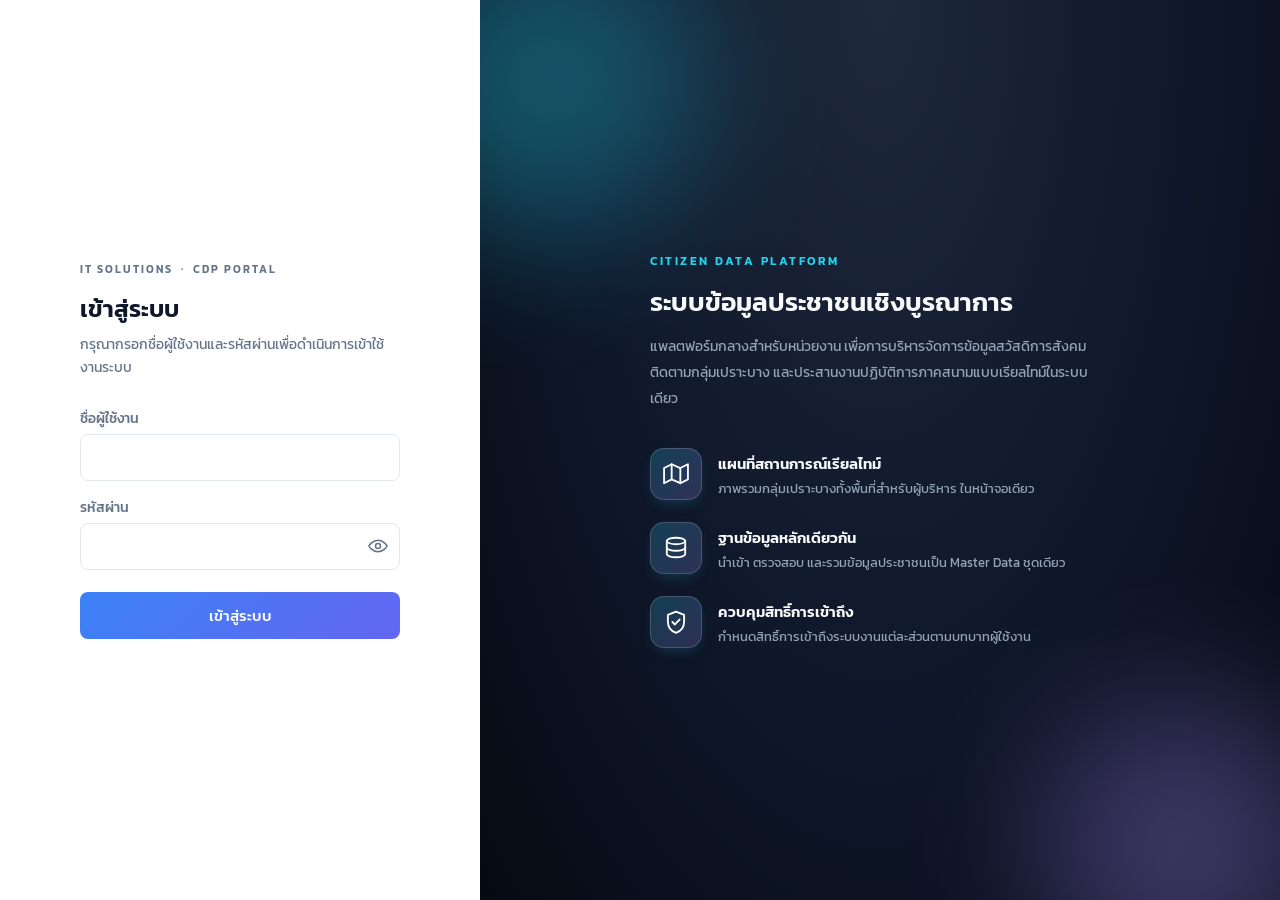
<file: index.html>
<!DOCTYPE html>
<html lang="th">
<head>
    <meta charset="UTF-8">
    <link rel="icon" type="image/svg+xml" href="assets/images/favicon.svg">
    <meta name="viewport" content="width=device-width, initial-scale=1.0">
    <title>CDP Portal - เข้าสู่ระบบ</title>
    <link href="https://fonts.googleapis.com/css2?family=Kanit:wght@300;400;500;600&display=swap" rel="stylesheet">
    <link rel="stylesheet" href="assets/theme.css">
    <style>
        :root {
            --primary: #0F172A;
            --accent: #3B82F6;
            --danger: #EF4444;
            --success: #10B981;
            --bg-body: #F1F5F9;
            --surface: #FFFFFF;
            --text-main: #1E293B;
            --text-muted: #64748B;
            --border: #E2E8F0;
            --radius: 12px;
            --shadow: 0 10px 15px -3px rgba(0,0,0,0.1), 0 4px 6px -2px rgba(0,0,0,0.05);
        }
        * { box-sizing: border-box; margin: 0; padding: 0; font-family: 'Kanit', sans-serif; }
        body { background-color: var(--bg-body); color: var(--text-main); min-height: 100vh; }

        /* ============ LOGIN VIEW — split screen ============ */
        #view-login { min-height: 100vh; display: flex; }

        /* ---- left: form ---- */
        .login-left {
            flex: 1 1 460px; max-width: 480px; min-width: 340px;
            background: var(--surface); display: flex; align-items: center; justify-content: center;
            padding: 40px; position: relative; z-index: 1;
        }
        .login-form-box { width: 100%; max-width: 320px; }
        .login-eyebrow { font-size: 0.7rem; font-weight: 600; color: var(--brand-slate); letter-spacing: 2px; margin-bottom: 14px; }
        .login-heading { font-size: 1.5rem; font-weight: 600; color: var(--primary); margin-bottom: 8px; }
        .login-subheading { font-size: 0.88rem; color: var(--text-muted); margin-bottom: 28px; line-height: 1.6; }

        .form-group { margin-bottom: 16px; }
        .form-label { display: block; font-size: 0.85rem; font-weight: 500; color: var(--text-muted); margin-bottom: 6px; }
        .form-input { width: 100%; padding: 11px 14px; border: 1px solid var(--border); border-radius: 8px; font-family: inherit; font-size: 0.95rem; outline: none; transition: 0.2s; }
        .form-input:focus { border-color: var(--brand-cyan); box-shadow: 0 0 0 3px rgba(34,211,238,0.18); }
        .input-with-icon { position: relative; }
        .input-with-icon .form-input { padding-right: 42px; }
        .toggle-password {
            position: absolute; top: 50%; right: 6px; transform: translateY(-50%);
            background: none; border: none; cursor: pointer; padding: 6px; color: var(--text-muted);
            display: flex; align-items: center; justify-content: center; border-radius: 6px; transition: color 0.15s ease;
        }
        .toggle-password:hover { color: var(--text-main); }
        .toggle-password svg { width: 20px; height: 20px; }
        .toggle-password .icon-eye-off { display: none; }
        .btn-login { width: 100%; padding: 12px; border: none; border-radius: 8px; background: linear-gradient(135deg, var(--accent), #6366F1); color: white; font-size: 0.95rem; font-weight: 500; cursor: pointer; margin-top: 6px; transition: 0.2s; }
        .btn-login:hover { filter: brightness(1.08); transform: translateY(-1px); box-shadow: 0 8px 16px -6px rgba(59,130,246,0.5); }
        .btn-login:active { transform: translateY(0); }
        .login-error { background: #FEF2F2; color: #991B1B; border: 1px solid #FECACA; border-radius: 8px; padding: 10px 14px; font-size: 0.85rem; margin-bottom: 16px; display: none; }

        /* ---- right: description / illustration ---- */
        .login-right {
            flex: 1 1 auto; position: relative; overflow: hidden; display: flex; align-items: center; justify-content: center;
            padding: 60px; background: radial-gradient(ellipse at top, #1E293B 0%, var(--primary) 55%, #060A13 100%);
        }
        .login-right-inner { position: relative; z-index: 1; max-width: 460px; text-align: left; }
        .login-right-eyebrow { color: var(--brand-cyan); font-size: 0.72rem; font-weight: 600; letter-spacing: 2.5px; margin-bottom: 14px; }
        .login-right-title { color: #F8FAFC; font-size: 1.65rem; font-weight: 600; margin-bottom: 14px; line-height: 1.35; }
        .login-right-desc { color: #94A3B8; font-size: 0.9rem; line-height: 1.8; margin-bottom: 36px; }
        .login-feature-list { list-style: none; display: flex; flex-direction: column; gap: 22px; }
        .login-feature-list li { display: flex; align-items: flex-start; gap: 16px; }
        .login-feature-list li > div { display: flex; flex-direction: column; gap: 3px; padding-top: 4px; }
        .login-feature-list b { color: #F8FAFC; font-size: 0.95rem; font-weight: 600; }
        .login-feature-list span { color: #94A3B8; font-size: 0.82rem; line-height: 1.6; }
        .feat-icon {
            flex-shrink: 0; width: 52px; height: 52px; border-radius: 14px; display: flex; align-items: center; justify-content: center;
            background: linear-gradient(135deg, rgba(34,211,238,0.22), rgba(167,139,250,0.22));
            border: 1px solid rgba(255,255,255,0.16); box-shadow: 0 6px 16px -6px rgba(34,211,238,0.25);
        }
        .feat-icon svg { width: 26px; height: 26px; }

        @media (max-width: 900px) {
            .login-right { display: none; }
            .login-left { flex: 1 1 100%; max-width: 100%; }
        }

        /* ============ NAVIGATOR VIEW ============ */
        #view-nav { display: none; }
        .nav-header {
            position: relative; overflow: hidden;
            background: linear-gradient(120deg, #0B1220 0%, var(--primary) 55%, #1E293B 100%);
            padding: 16px 30px; display: flex; justify-content: space-between; align-items: center;
        }
        .nav-header .brand-lockup .brand-word { color: #F8FAFC; }
        .nav-user { position: relative; z-index: 1; display: flex; align-items: center; gap: 14px; font-size: 0.85rem; color: #CBD5E1; }
        .nav-user b { color: #F8FAFC; }
        .btn-logout { position: relative; z-index: 1; background: rgba(255,255,255,0.06); border: 1px solid rgba(255,255,255,0.15); color: #FCA5A5; padding: 7px 14px; border-radius: 6px; font-size: 0.8rem; cursor: pointer; font-family: inherit; transition: 0.2s; }
        .btn-logout:hover { background: rgba(239,68,68,0.15); border-color: #EF4444; }

        .nav-body-wrap { position: relative; overflow: hidden; }
        .nav-body { position: relative; z-index: 1; padding: 40px 30px; max-width: 1000px; margin: 0 auto; }
        .nav-heading { font-size: 1.1rem; font-weight: 500; color: var(--text-main); margin-bottom: 20px; }
        .tile-grid { display: grid; grid-template-columns: repeat(auto-fill, minmax(260px, 1fr)); gap: 20px; }
        .tile {
            position: relative; overflow: hidden;
            background: var(--surface); border-radius: var(--radius); box-shadow: var(--shadow); padding: 24px 24px 22px;
            text-decoration: none; color: inherit; display: block; border: 1px solid var(--border);
            transition: transform 0.25s ease, box-shadow 0.25s ease, border-color 0.25s ease;
        }
        .tile::before {
            content: ''; position: absolute; top: 0; left: 0; right: 0; height: 4px;
            background: linear-gradient(90deg, var(--brand-cyan), var(--brand-violet));
            transform: scaleX(0); transform-origin: left; transition: transform 0.3s ease;
        }
        .tile:hover { transform: translateY(-4px); border-color: transparent; box-shadow: 0 20px 30px -10px rgba(15,23,42,0.18); }
        .tile:hover::before { transform: scaleX(1); }
        .tile-icon { font-size: 2rem; margin-bottom: 12px; display: inline-block; transition: transform 0.3s ease; }
        .tile:hover .tile-icon { transform: scale(1.15) rotate(-4deg); }
        .tile-title { font-size: 1.05rem; font-weight: 600; color: var(--primary); margin-bottom: 6px; }
        .tile-subtitle { font-size: 0.85rem; color: var(--text-muted); line-height: 1.5; }
        .empty-state { text-align: center; color: var(--text-muted); padding: 60px 20px; }

        .denied-banner { background: #FFFBEB; border: 1px solid #FCD34D; color: #B45309; padding: 12px 20px; border-radius: 8px; margin-bottom: 20px; font-size: 0.85rem; max-width: 1000px; margin-left: auto; margin-right: auto; }
    </style>
</head>
<body>

    <!-- ============ LOGIN VIEW ============ -->
    <div id="view-login">

        <!-- left: login form -->
        <div class="login-left">
            <div class="login-form-box">
                <div class="login-eyebrow brand-fade-up">IT SOLUTIONS &nbsp;·&nbsp; CDP PORTAL</div>
                <div class="login-heading brand-fade-up" style="animation-delay:60ms">เข้าสู่ระบบ</div>
                <div class="login-subheading brand-fade-up" style="animation-delay:100ms">กรุณากรอกชื่อผู้ใช้งานและรหัสผ่านเพื่อดำเนินการเข้าใช้งานระบบ</div>

                <div class="login-error" id="login-error"></div>

                <form id="login-form" class="brand-fade-up" style="animation-delay:140ms">
                    <div class="form-group">
                        <label class="form-label">ชื่อผู้ใช้งาน</label>
                        <input type="text" id="login-username" class="form-input" autocomplete="username" required>
                    </div>
                    <div class="form-group">
                        <label class="form-label">รหัสผ่าน</label>
                        <div class="input-with-icon">
                            <input type="password" id="login-password" class="form-input" autocomplete="current-password" required>
                            <button type="button" class="toggle-password" id="toggle-password" aria-label="แสดงรหัสผ่าน">
                                <svg class="icon-eye" viewBox="0 0 24 24" fill="none" stroke="currentColor" stroke-width="1.8" stroke-linecap="round" stroke-linejoin="round"><path d="M1 12s4-7 11-7 11 7 11 7-4 7-11 7-11-7-11-7z"/><circle cx="12" cy="12" r="3"/></svg>
                                <svg class="icon-eye-off" viewBox="0 0 24 24" fill="none" stroke="currentColor" stroke-width="1.8" stroke-linecap="round" stroke-linejoin="round"><path d="M17.94 17.94A10.94 10.94 0 0112 19c-7 0-11-7-11-7a20.4 20.4 0 015.06-5.94M9.9 4.24A10.94 10.94 0 0112 4c7 0 11 7 11 7a20.4 20.4 0 01-2.86 3.83"/><path d="M14.12 14.12a3 3 0 11-4.24-4.24"/><path d="M1 1l22 22"/></svg>
                            </button>
                        </div>
                    </div>
                    <button type="submit" class="btn-login btn-shimmer" id="btn-login">เข้าสู่ระบบ</button>
                </form>
            </div>
        </div>

        <!-- right: description / illustration -->
        <div class="login-right" id="login-right">
            <div class="brand-blob cyan" style="width:320px; height:320px; top:-80px; left:-100px;"></div>
            <div class="brand-blob violet" style="width:300px; height:300px; bottom:-100px; right:-60px;"></div>

            <div class="login-right-inner">
                <div class="login-right-eyebrow brand-fade-up">CITIZEN DATA PLATFORM</div>
                <div class="login-right-title brand-fade-up" style="animation-delay:60ms">ระบบข้อมูลประชาชนเชิงบูรณาการ</div>
                <div class="login-right-desc brand-fade-up" style="animation-delay:100ms">แพลตฟอร์มกลางสำหรับหน่วยงาน เพื่อการบริหารจัดการข้อมูลสวัสดิการสังคม ติดตามกลุ่มเปราะบาง และประสานงานปฏิบัติการภาคสนามแบบเรียลไทม์ในระบบเดียว</div>
                <ul class="login-feature-list">
                    <li class="brand-fade-up" style="animation-delay:160ms">
                        <span class="feat-icon">
                            <svg viewBox="0 0 24 24" fill="none" stroke="#FFFFFF" stroke-width="1.7" stroke-linecap="round" stroke-linejoin="round"><path d="M1 6.5v14l7-3.5 8 3.5 7-3.5v-14l-7 3.5-8-3.5-7 3.5z"/><path d="M8 3v14"/><path d="M16 6.5v14"/></svg>
                        </span>
                        <div><b>แผนที่สถานการณ์เรียลไทม์</b><span>ภาพรวมกลุ่มเปราะบางทั้งพื้นที่สำหรับผู้บริหาร ในหน้าจอเดียว</span></div>
                    </li>
                    <li class="brand-fade-up" style="animation-delay:220ms">
                        <span class="feat-icon">
                            <svg viewBox="0 0 24 24" fill="none" stroke="#FFFFFF" stroke-width="1.7" stroke-linecap="round" stroke-linejoin="round"><ellipse cx="12" cy="5.5" rx="8.5" ry="3"/><path d="M3.5 5.5v6c0 1.66 3.8 3 8.5 3s8.5-1.34 8.5-3v-6"/><path d="M3.5 11.5v6c0 1.66 3.8 3 8.5 3s8.5-1.34 8.5-3v-6"/></svg>
                        </span>
                        <div><b>ฐานข้อมูลหลักเดียวกัน</b><span>นำเข้า ตรวจสอบ และรวมข้อมูลประชาชนเป็น Master Data ชุดเดียว</span></div>
                    </li>
                    <li class="brand-fade-up" style="animation-delay:280ms">
                        <span class="feat-icon">
                            <svg viewBox="0 0 24 24" fill="none" stroke="#FFFFFF" stroke-width="1.7" stroke-linecap="round" stroke-linejoin="round"><path d="M12 2.5l7.5 3v6c0 5.2-3.2 9-7.5 10.5C7.7 20.5 4.5 16.7 4.5 11.5v-6l7.5-3z"/><path d="M8.7 12l2.3 2.3 4.3-4.6"/></svg>
                        </span>
                        <div><b>ควบคุมสิทธิ์การเข้าถึง</b><span>กำหนดสิทธิ์การเข้าถึงระบบงานแต่ละส่วนตามบทบาทผู้ใช้งาน</span></div>
                    </li>
                </ul>
            </div>
        </div>
    </div>

    <!-- ============ NAVIGATOR VIEW ============ -->
    <div id="view-nav">
        <div class="nav-header">
            <div class="brand-lockup">
                <img src="assets/images/LOGO-AWS.png" alt="IT Solutions">
                <div class="brand-word">
                    <span class="b-title">IT Solutions</span>
                    <span class="b-sub">CDP Portal</span>
                </div>
            </div>
            <div class="nav-user">
                <span>👤 <b id="nav-user-name"></b> (<span id="nav-user-role"></span>)</span>
                <button class="btn-logout" id="btn-logout">ออกจากระบบ</button>
            </div>
        </div>
        <div class="nav-body-wrap">
            <div class="brand-blob cyan" style="width:280px; height:280px; top:-60px; right:-60px; opacity:0.15;"></div>
            <div class="brand-blob violet" style="width:260px; height:260px; bottom:-80px; left:-60px; opacity:0.12;"></div>
            <div class="nav-body">
                <div class="denied-banner" id="denied-banner" style="display:none;"></div>
                <div class="nav-heading">เลือกระบบที่ต้องการเข้าใช้งาน</div>
                <div class="tile-grid" id="tile-grid"></div>
            </div>
        </div>
    </div>

    <script src="assets/auth.js"></script>
    <script>
        const viewLogin = document.getElementById('view-login');
        const viewNav = document.getElementById('view-nav');

        function showError(msg) {
            const el = document.getElementById('login-error');
            el.textContent = msg;
            el.style.display = 'block';

            const box = document.querySelector('.login-form-box');
            box.classList.remove('brand-shake');
            void box.offsetWidth; // restart animation
            box.classList.add('brand-shake');
        }

        async function renderNavigator() {
            const session = CDPAuth.getSession();
            if (!session) { viewLogin.style.display = 'flex'; viewNav.style.display = 'none'; return; }

            viewLogin.style.display = 'none';
            viewNav.style.display = 'block';
            document.getElementById('nav-user-name').textContent = session.name;
            document.getElementById('nav-user-role').textContent = session.role;

            const params = new URLSearchParams(window.location.search);
            const denied = params.get('denied');
            if (denied) {
                const banner = document.getElementById('denied-banner');
                banner.textContent = '⚠️ คุณไม่มีสิทธิ์เข้าถึงหน้า "' + denied + '" กรุณาติดต่อผู้ดูแลระบบหากคิดว่าควรมีสิทธิ์เข้าถึง';
                banner.style.display = 'block';
            }

            const pages = await CDPAuth.loadPages();
            const grid = document.getElementById('tile-grid');
            const allowed = pages.filter(p => CDPAuth.canAccess(session, p.id));

            if (allowed.length === 0) {
                grid.innerHTML = '';
                grid.parentElement.insertAdjacentHTML('beforeend', '<div class="empty-state">ยังไม่มีสิทธิ์เข้าถึงหน้าใดๆ กรุณาติดต่อผู้ดูแลระบบ</div>');
                return;
            }

            grid.innerHTML = allowed.map((p, i) => `
                <a class="tile brand-fade-up" style="animation-delay:${i * 70}ms" href="${p.file}">
                    <div class="tile-icon">${p.icon}</div>
                    <div class="tile-title">${CDPAuth.escapeHtml(p.title)}</div>
                    <div class="tile-subtitle">${CDPAuth.escapeHtml(p.subtitle)}</div>
                </a>
            `).join('');
        }

        document.getElementById('toggle-password').addEventListener('click', function () {
            const input = document.getElementById('login-password');
            const show = input.type === 'password';
            input.type = show ? 'text' : 'password';
            this.querySelector('.icon-eye').style.display = show ? 'none' : 'block';
            this.querySelector('.icon-eye-off').style.display = show ? 'block' : 'none';
            this.setAttribute('aria-label', show ? 'ซ่อนรหัสผ่าน' : 'แสดงรหัสผ่าน');
        });

        document.getElementById('login-form').addEventListener('submit', async function (e) {
            e.preventDefault();
            document.getElementById('login-error').style.display = 'none';
            const btn = document.getElementById('btn-login');
            btn.disabled = true; btn.textContent = 'กำลังตรวจสอบ...';

            const username = document.getElementById('login-username').value;
            const password = document.getElementById('login-password').value;

            try {
                const result = await CDPAuth.login(username, password);
                if (!result.ok) {
                    showError(result.error);
                } else {
                    window.history.replaceState({}, '', 'index.html');
                    await renderNavigator();
                }
            } catch (err) {
                showError('เกิดข้อผิดพลาดในการเชื่อมต่อ กรุณาลองใหม่');
            } finally {
                btn.disabled = false; btn.textContent = 'เข้าสู่ระบบ';
            }
        });

        document.getElementById('btn-logout').addEventListener('click', function () {
            CDPAuth.logout();
            window.location.href = 'index.html';
        });

        renderNavigator();
    </script>
</body>
</html>
</file>
<file: assets/theme.css>
/*
  CDP Portal — shared brand theme (IT Solutions).
  Small, reusable building blocks layered on top of each page's own styles:
  floating gradient blobs, a logo+wordmark lockup, a button shimmer sweep,
  an error shake, and simple entrance animations.
*/
:root {
  --brand-navy: #0F172A;
  --brand-slate: #64748B;
  --brand-cyan: #22D3EE;
  --brand-violet: #A78BFA;
}

/* ---------- ambient background blobs ---------- */
@keyframes brand-float {
  0%   { transform: translate(0, 0) scale(1); }
  33%  { transform: translate(24px, -32px) scale(1.08); }
  66%  { transform: translate(-28px, 18px) scale(0.94); }
  100% { transform: translate(0, 0) scale(1); }
}
.brand-blob {
  position: absolute;
  border-radius: 50%;
  filter: blur(70px);
  opacity: 0.32;
  pointer-events: none;
  z-index: 0;
  animation: brand-float 20s ease-in-out infinite;
}
.brand-blob.cyan   { background: var(--brand-cyan); }
.brand-blob.violet { background: var(--brand-violet); animation-duration: 24s; animation-delay: -6s; }
.brand-blob.slate  { background: var(--brand-slate); animation-duration: 28s; animation-delay: -12s; }

/* ---------- logo + wordmark lockup ---------- */
.brand-lockup { display: flex; align-items: center; gap: 12px; position: relative; z-index: 1; }
.brand-lockup img { height: 32px; width: auto; display: block; }
.brand-lockup .brand-word { line-height: 1.25; }
.brand-lockup .brand-word .b-title { font-weight: 600; letter-spacing: 0.3px; font-size: 1.05rem; }
.brand-lockup .brand-word .b-sub { display: block; font-size: 0.62rem; font-weight: 400; opacity: 0.65; letter-spacing: 1.5px; text-transform: uppercase; }

.brand-watermark { position: absolute; opacity: 0.5; pointer-events: none; user-select: none; filter: grayscale(1) brightness(0.4); }

/* ---------- button shimmer sweep on hover ---------- */
.btn-shimmer { position: relative; overflow: hidden; }
.btn-shimmer::after {
  content: '';
  position: absolute; top: 0; left: -75%; width: 50%; height: 100%;
  background: linear-gradient(120deg, transparent, rgba(255,255,255,0.55), transparent);
  transform: skewX(-20deg);
  transition: left 0.6s ease;
}
.btn-shimmer:hover::after { left: 125%; }

/* ---------- feedback / entrance motion ---------- */
@keyframes brand-shake {
  10%, 90% { transform: translateX(-1px); }
  20%, 80% { transform: translateX(2px); }
  30%, 50%, 70% { transform: translateX(-4px); }
  40%, 60% { transform: translateX(4px); }
}
.brand-shake { animation: brand-shake 0.5s; }

@keyframes brand-fade-up {
  from { opacity: 0; transform: translateY(14px); }
  to   { opacity: 1; transform: translateY(0); }
}
.brand-fade-up { animation: brand-fade-up 0.55s cubic-bezier(0.25,0.8,0.25,1) both; }

/* ---------- collapsible user badge (fixed top-right on protected pages) ---------- */
.cdp-user-badge { position: fixed; top: 14px; right: 14px; z-index: 99999; font-family: 'Kanit', sans-serif; }
.cdp-user-avatar {
  width: 40px; height: 40px; border-radius: 50%; cursor: pointer;
  background: var(--brand-navy); color: #F8FAFC; font-size: 1.15rem;
  display: flex; align-items: center; justify-content: center;
  border: 2px solid rgba(255,255,255,0.15);
  box-shadow: 0 4px 10px rgba(0,0,0,0.25);
  transition: transform 0.2s ease, box-shadow 0.2s ease;
}
.cdp-user-avatar:hover { transform: scale(1.07); box-shadow: 0 6px 14px rgba(0,0,0,0.32); }
.cdp-user-panel {
  position: absolute; top: 48px; right: 0; min-width: 230px;
  background: var(--brand-navy); color: #F8FAFC;
  border-radius: 12px; padding: 14px 16px;
  border: 1px solid rgba(255,255,255,0.1);
  box-shadow: 0 12px 28px rgba(0,0,0,0.32);
  opacity: 0; transform: translateY(-6px) scale(0.98); pointer-events: none;
  transition: opacity 0.18s ease, transform 0.18s ease;
}
.cdp-user-panel.open { opacity: 1; transform: translateY(0) scale(1); pointer-events: auto; }
.cdp-user-panel-name { font-size: 0.88rem; font-weight: 600; line-height: 1.4; }
.cdp-user-panel-role { font-size: 0.78rem; font-weight: 400; color: #94A3B8; }
.cdp-user-panel-divider { height: 1px; background: rgba(255,255,255,0.1); margin: 10px 0; }
.cdp-user-panel-logout { display: block; color: #F87171; text-decoration: none; font-weight: 600; font-size: 0.85rem; }
.cdp-user-panel-logout:hover { color: #FCA5A5; }
</file>
